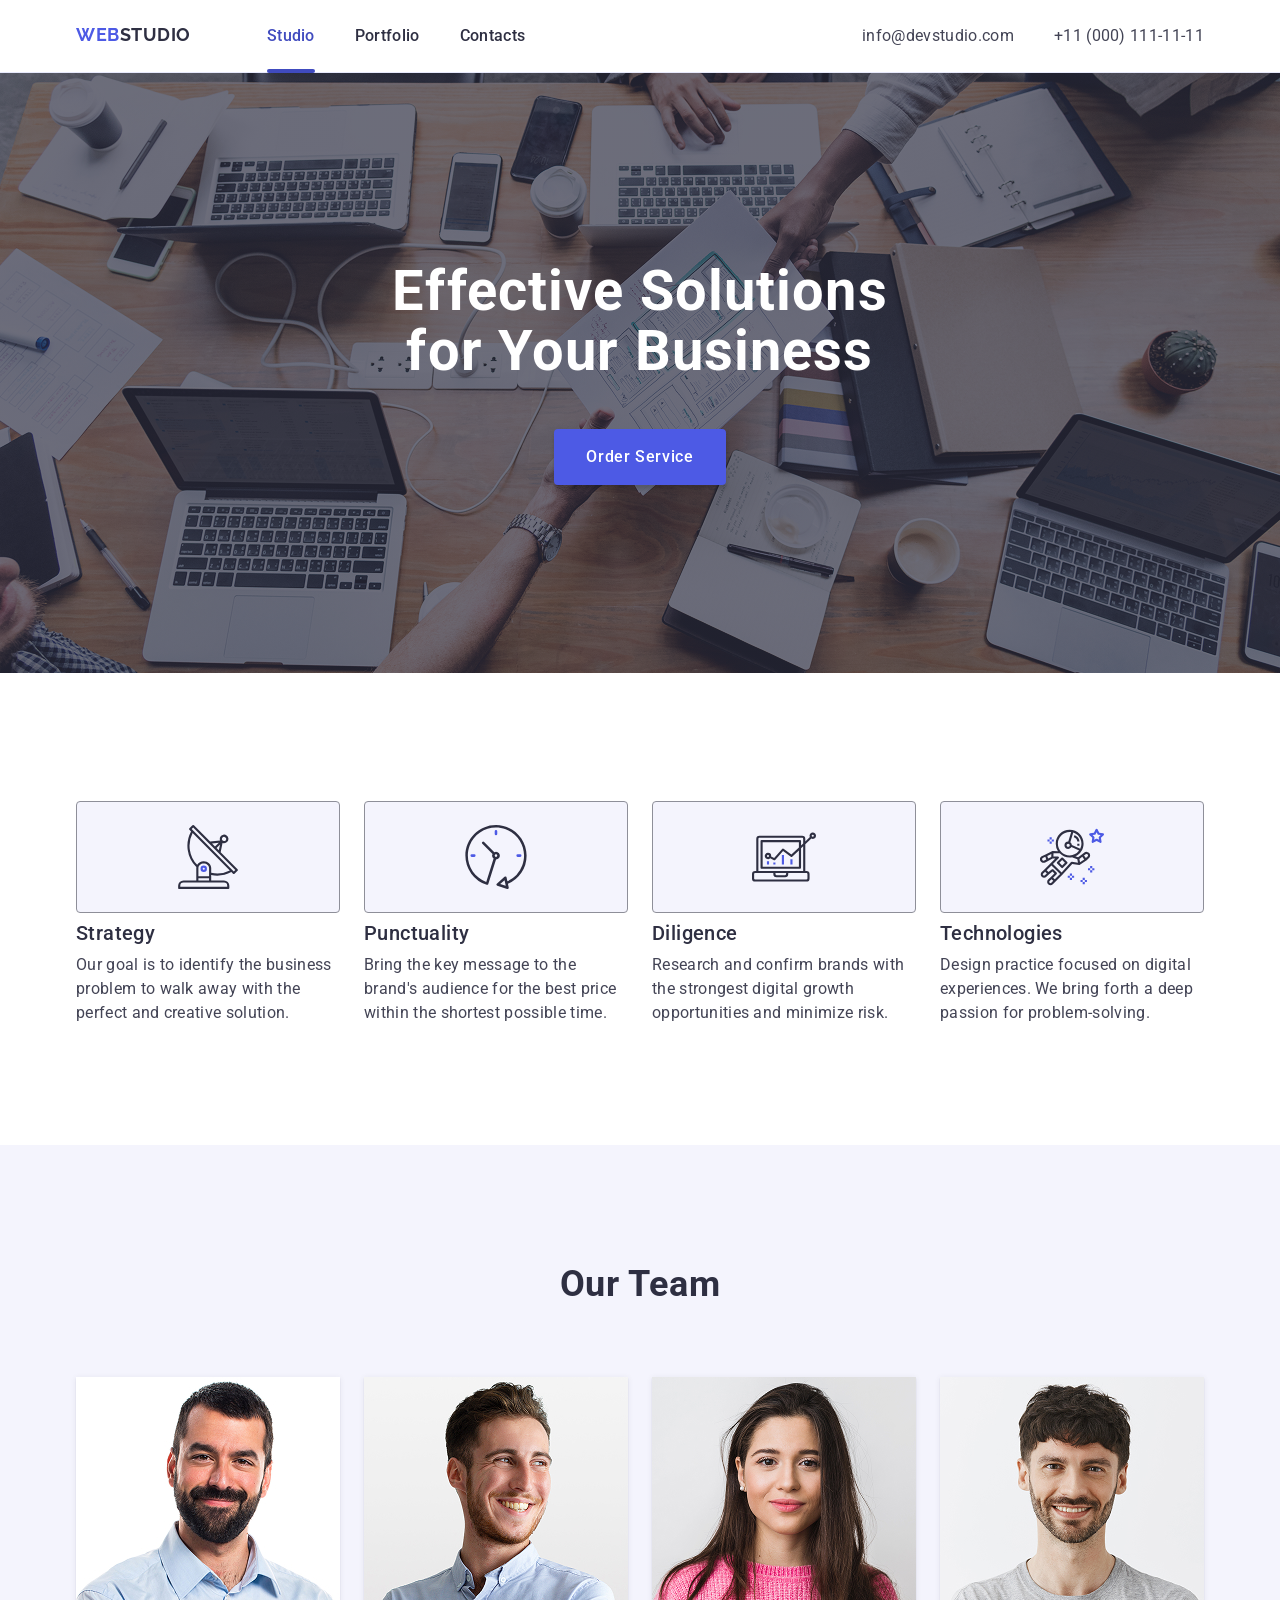
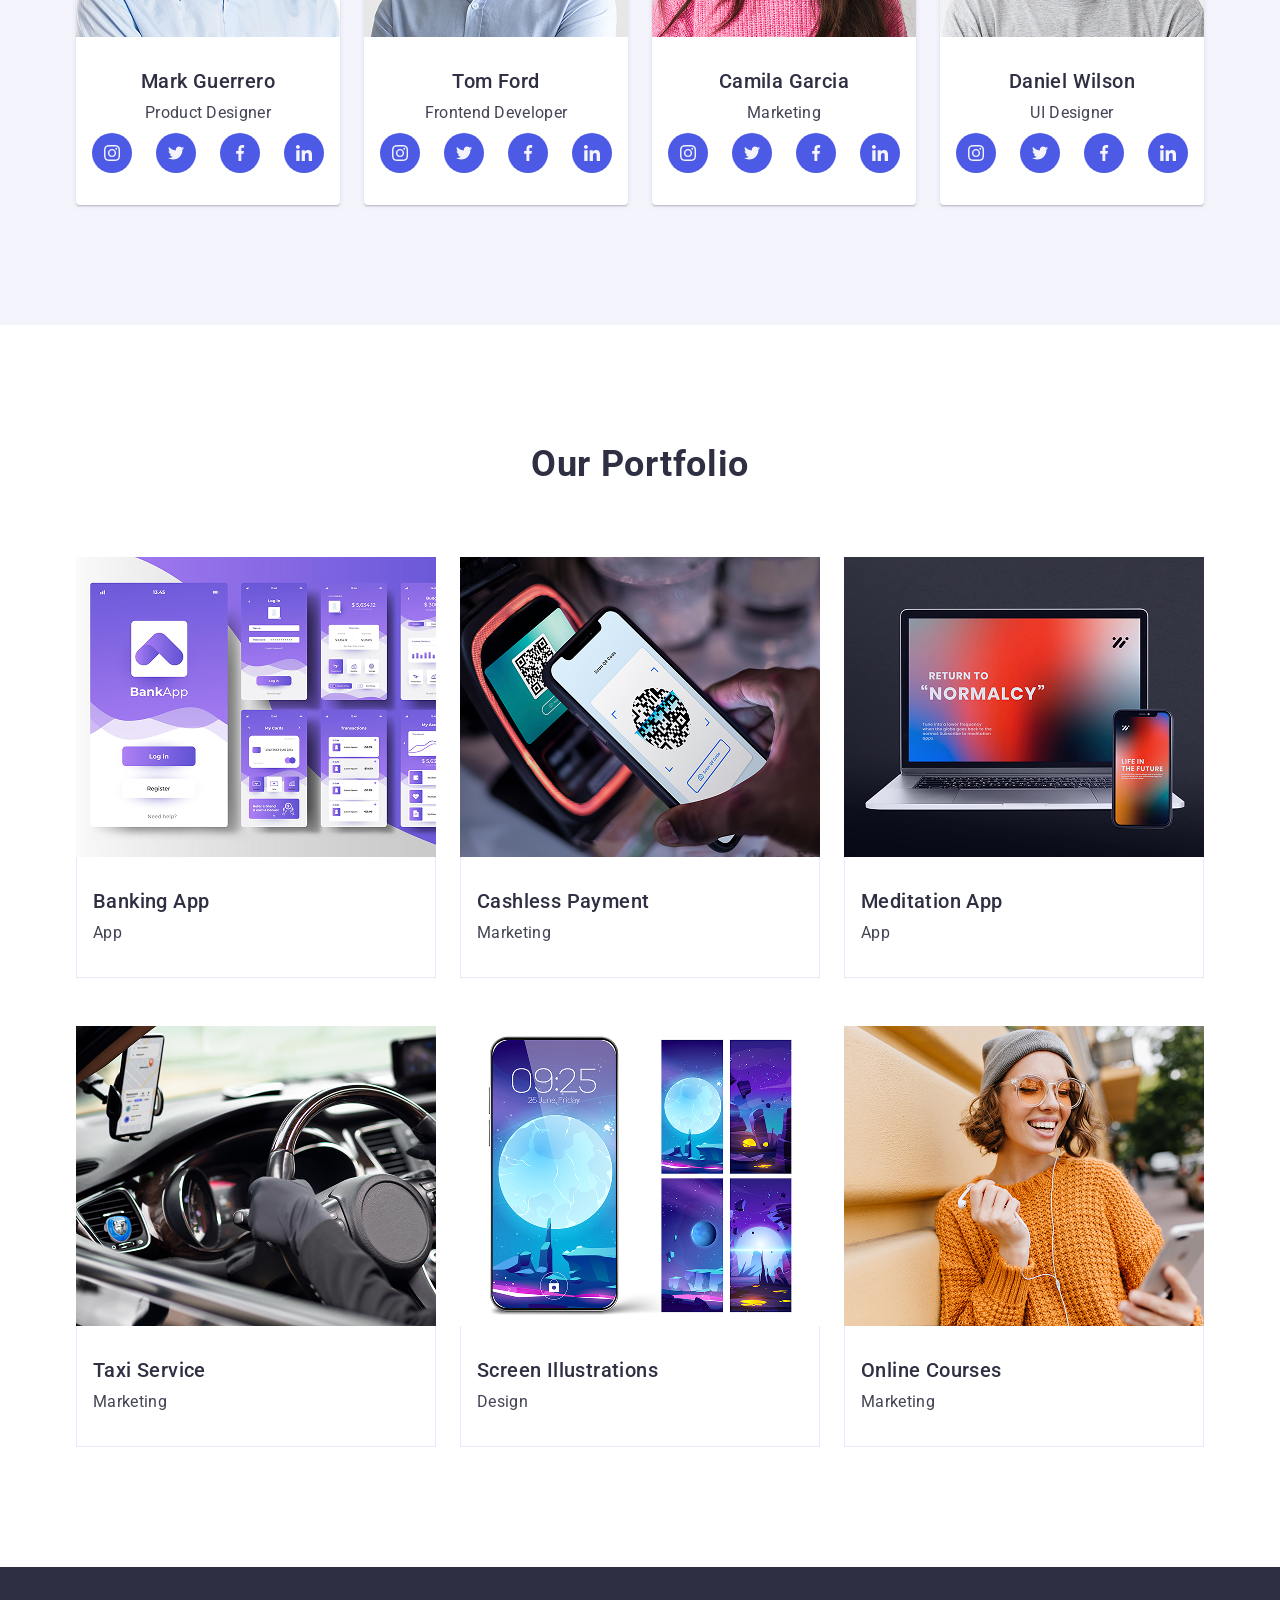
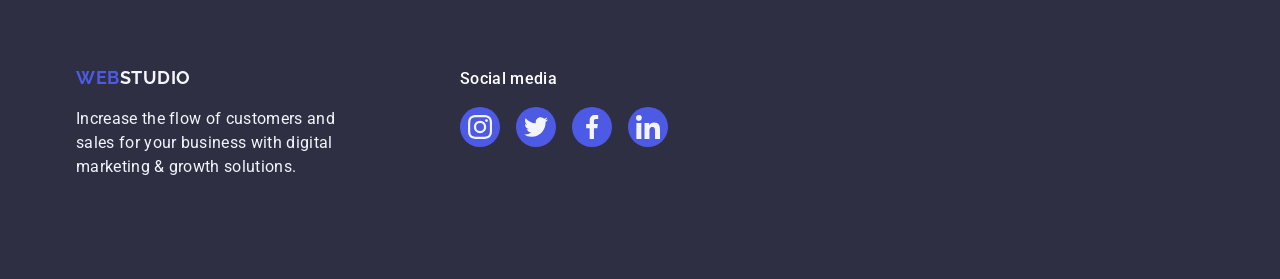
<file: index.html>
<!doctype html>
<html lang="en">
  <head>
    <meta charset="UTF-8" />
    <meta name="viewport" content="width=device-width, initial-scale=1.0" />
    
    <link rel="preconnect" href="https://fonts.googleapis.com" />
    <link rel="preconnect" href="https://fonts.gstatic.com" crossorigin />
    <link
      href="https://fonts.googleapis.com/css2?family=Raleway:ital,wght@0,100..900;1,100..900&family=Roboto:ital,wght@0,100..900;1,100..900&display=swap"
      rel="stylesheet"/>
    <link
      rel="stylesheet"
      href="https://cdnjs.cloudflare.com/ajax/libs/modern-normalize/3.0.1/modern-normalize.min.css"
      integrity="sha512-q6WgHqiHlKyOqslT/lgBgodhd03Wp4BEqKeW6nNtlOY4quzyG3VoQKFrieaCeSnuVseNKRGpGeDU3qPmabCANg=="
      crossorigin="anonymous"
      referrerpolicy="no-referrer"/>

    <link rel="stylesheet" href="./css/styles.css" />
    <title>Web Studio</title>
  </head>

  <body>
    <header class="header">
      <div class="header-container container">
        <nav class="navigate">
          <a href="./index.html" class="logo header-container-link"><span class="log-web">Web</span>Studio</a>

          <ul class="nav-ul">
            <li><a href="./index.html" class="nav-link header-container-link current" >Studio</a></li>
            <li><a href="./index.html" class="nav-link header-container-link">Portfolio</a></li>
            <li><a href="./index.html" class="nav-link header-container-link">Contacts</a></li>
          </ul>
        </nav>
        <address class="contact">
          <ul class="contact-list">
            <li class="secondary-text">
              <a href="mailto:info@devstudio.com" class="contact-send header-container-link">info@devstudio.com</a>
            </li>
            <li class="secondary-text">
              <a href="tel:+110001111111" class="contact-send header-container-link">+11 (000) 111-11-11</a>
            </li>
          </ul>
        </address>
      </div>
    </header>
    <main>
      <section class="hero-image section" >        
        <div class="container">
        <div class="box-hero">
          <div class="hero-container">
            <h1 class="hero-image-h1">Effective Solutions for Your Business</h1>
            <button type="button" class="order-button">Order Service</button>
          </div>
          </div>
        </div>
      </section>
      <section class="our-features section">
        <div class="container">
          <h2 class="visually-hidden">Our Features</h2>
          <ul class="our-features-container-ul">
            <li class="our-features-container-ul-li">
              <div class="our-features-icon-div">
                <svg class="our-features-icon" width="64" height="64">
                  <use href="./images/icons.svg#antenna"></use>
                </svg>
              </div>
              <h3 class="our-features-h3">Strategy</h3>
              <p class="our-features-p">
                Our goal is to identify the business problem to walk away with
                the perfect and creative solution.
              </p>
            </li>
            <li class="our-features-container-ul-li">
              <div class="our-features-icon-div">
                <svg class="our-features-icon" width="64" height="64">
                  <use href="./images/icons.svg#clock"></use>
                </svg>
              </div>
              <h3 class="our-features-h3">Punctuality</h3>
              <p class="our-features-p">
                Bring the key message to the brand's audience for the best price
                within the shortest possible time.
              </p>
            </li>
            <li class="our-features-container-ul-li">
              <div class="our-features-icon-div">
                <svg class="our-features-icon" width="64" height="64">
                  <use href="./images/icons.svg#diagram"></use>
                </svg>
              </div>
              <h3 class="our-features-h3">Diligence</h3>
              <p class="our-features-p">
                Research and confirm brands with the strongest digital growth
                opportunities and minimize risk.
              </p>
            </li>
            <li class="our-features-container-ul-li">
              <div class="our-features-icon-div">
                <svg class="our-features-icon" width="64" height="64">
                  <use href="./images/icons.svg#astronaut"></use>
                </svg>
              </div>
              <h3 class="our-features-h3">Technologies</h3>
              <p class="our-features-p">
                Design practice focused on digital experiences. We bring forth a
                deep passion for problem-solving.
              </p>
            </li>
          </ul>
        </div>
      </section>
      <section class="our-team section">
  <div class="container">
    <h2 class="our-team-h2">Our Team</h2>
    
    <ul class="our-team-list">

      <!-- 1. Mark Guerrero -->
      <li class="our-team-li">
        <img class="our-team-li-img" 
             src="./images/img-3.jpg" 
             alt="Mark Guerrero photo" />
        <div class="card-content">
          <h3 class="our-team-h3">Mark Guerrero</h3>
          <p class="our-team-p">Product Designer</p>
          <ul class="linked-icons-ul">
            <li class="our-team-icons-li">
              <a href="https://www.instagram.com/" class="linked-icon-bg" target="_blank">
                <svg class="linked-icon-svg" width="16" height="16">
                  <use href="./images/icons.svg#instagram"></use>
                </svg>
              </a>
            </li>
            <li class="our-team-icons-li">
              <a href="https://twitter.com/" class="linked-icon-bg" target="_blank">
                <svg class="linked-icon-svg" width="16" height="16">
                  <use href="./images/icons.svg#twitter"></use>
                </svg>
              </a>
            </li>
            <li class="our-team-icons-li">
              <a href="https://www.facebook.com/" class="linked-icon-bg" target="_blank">
                <svg class="linked-icon-svg" width="16" height="16">
                  <use href="./images/icons.svg#facebook"></use>
                </svg>
              </a>
            </li>
            <li class="our-team-icons-li">
              <a href="https://www.linkedin.com/" class="linked-icon-bg" target="_blank">
                <svg class="linked-icon-svg" width="16" height="16">
                  <use href="./images/icons.svg#linkedin"></use>
                </svg>
              </a>
            </li>
          </ul>
        </div>
      </li>

      <!-- 2. Tom Ford -->
      <li class="our-team-li">
        <img class="our-team-li-img" 
             src="./images/img-2.jpg" 
             alt="Tom Ford photo" />
        <div class="card-content">
          <h3 class="our-team-h3">Tom Ford</h3>
          <p class="our-team-p">Frontend Developer</p>
          <ul class="linked-icons-ul">
            <li class="our-team-icons-li">
              <a href="https://www.instagram.com/" class="linked-icon-bg" target="_blank">
                <svg class="linked-icon-svg" width="16" height="16">
                  <use href="./images/icons.svg#instagram"></use>
                </svg>
              </a>
            </li>
            <li class="our-team-icons-li">
              <a href="https://twitter.com/" class="linked-icon-bg" target="_blank">
                <svg class="linked-icon-svg" width="16" height="16">
                  <use href="./images/icons.svg#twitter"></use>
                </svg>
              </a>
            </li>
            <li class="our-team-icons-li">
              <a href="https://www.facebook.com/" class="linked-icon-bg" target="_blank">
                <svg class="linked-icon-svg" width="16" height="16">
                  <use href="./images/icons.svg#facebook"></use>
                </svg>
              </a>
            </li>
            <li class="our-team-icons-li">
              <a href="https://www.linkedin.com/" class="linked-icon-bg" target="_blank">
                <svg class="linked-icon-svg" width="16" height="16">
                  <use href="./images/icons.svg#linkedin"></use>
                </svg>
              </a>
            </li>
          </ul>
        </div>
      </li>

      <!-- 3. Camila Garcia -->
      <li class="our-team-li">
        <img class="our-team-li-img" 
             src="./images/img-1.jpg" 
             alt="Camila Garcia photo" />
        <div class="card-content">
          <h3 class="our-team-h3">Camila Garcia</h3>
          <p class="our-team-p">Marketing</p>
          <ul class="linked-icons-ul">
            <li class="our-team-icons-li">
              <a href="https://www.instagram.com/" class="linked-icon-bg" target="_blank">
                <svg class="linked-icon-svg" width="16" height="16">
                  <use href="./images/icons.svg#instagram"></use>
                </svg>
              </a>
            </li>
            <li class="our-team-icons-li">
              <a href="https://twitter.com/" class="linked-icon-bg" target="_blank">
                <svg class="linked-icon-svg" width="16" height="16">
                  <use href="./images/icons.svg#twitter"></use>
                </svg>
              </a>
            </li>
            <li class="our-team-icons-li">
              <a href="https://www.facebook.com/" class="linked-icon-bg" target="_blank">
                <svg class="linked-icon-svg" width="16" height="16">
                  <use href="./images/icons.svg#facebook"></use>
                </svg>
              </a>
            </li>
            <li class="our-team-icons-li">
              <a href="https://www.linkedin.com/" class="linked-icon-bg" target="_blank">
                <svg class="linked-icon-svg" width="16" height="16">
                  <use href="./images/icons.svg#linkedin"></use>
                </svg>
              </a>
            </li>
          </ul>
        </div>
      </li>

      <!-- 4. Daniel Wilson -->
      <li class="our-team-li">
        <img class="our-team-li-img" 
             src="./images/img.jpg" 
             alt="Daniel Wilson photo" />
        <div class="card-content">
          <h3 class="our-team-h3">Daniel Wilson</h3>
          <p class="our-team-p">UI Designer</p>
          <ul class="linked-icons-ul">
            <li class="our-team-icons-li">
              <a href="https://www.instagram.com/" class="linked-icon-bg" target="_blank">
                <svg class="linked-icon-svg" width="16" height="16">
                  <use href="./images/icons.svg#instagram"></use>
                </svg>
              </a>
            </li>
            <li class="our-team-icons-li">
              <a href="https://twitter.com/" class="linked-icon-bg" target="_blank">
                <svg class="linked-icon-svg" width="16" height="16">
                  <use href="./images/icons.svg#twitter"></use>
                </svg>
              </a>
            </li>
            <li class="our-team-icons-li">
              <a href="https://www.facebook.com/" class="linked-icon-bg" target="_blank">
                <svg class="linked-icon-svg" width="16" height="16">
                  <use href="./images/icons.svg#facebook"></use>
                </svg>
              </a>
            </li>
            <li class="our-team-icons-li">
              <a href="https://www.linkedin.com/" class="linked-icon-bg" target="_blank">
                <svg class="linked-icon-svg" width="16" height="16">
                  <use href="./images/icons.svg#linkedin"></use>
                </svg>
              </a>
            </li>
          </ul>
        </div>
      </li>

    </ul>
  </div>
</section>
      <section class="our-portfolio section">
        <div class="container">
          <h2 class="our-portfolio-h2">Our Portfolio</h2>
          <ul class="our-portfolio-container-ul">
            <li class="our-portfolio-container-ul-li">
              <div class="our-portfolio-container-li-div">
                <div class="our-portfolio-container-img-div">
                  <img src="images/pf-1.jpg" alt="Banking App" />
                  <p class="our-portfolio-img-div-p">
                    14 Stylish and User-Friendly App Design Concepts · Task
                    Manager App · Calorie Tracker App · Exotic Fruit Ecommerce
                    App · Cloud Storage App
                  </p>
                </div>
                <div class="our-portfolio-card">
                  <h3 class="our-portfolio-h3">Banking App</h3>
                  <p class="our-portfolio-p">App</p>
                </div>
              </div>
            </li>
            <li class="our-portfolio-container-ul-li">
              <div class="our-portfolio-container-li-div">
                <div class="our-portfolio-container-img-div">
                  <img src="images/pf-2.jpg" alt="Cashless Payment" />
                  <p class="our-portfolio-img-div-p">
                    14 Stylish and User-Friendly App Design Concepts · Task
                    Manager App · Calorie Tracker App · Exotic Fruit Ecommerce
                    App · Cloud Storage App
                  </p>
                </div>

                <div class="our-portfolio-card">
                  <h3 class="our-portfolio-h3">Cashless Payment</h3>
                  <p class="our-portfolio-p">Marketing</p>
                </div>
              </div>
            </li>
            <li class="our-portfolio-container-ul-li">
              <div class="our-portfolio-container-li-div">
                <div class="our-portfolio-container-img-div">
                  <img src="images/pf-3.jpg" alt="Meditation App" />
                  <p class="our-portfolio-img-div-p">
                    14 Stylish and User-Friendly App Design Concepts · Task
                    Manager App · Calorie Tracker App · Exotic Fruit Ecommerce
                    App · Cloud Storage App
                  </p>
                </div>

                <div class="our-portfolio-card">
                  <h3 class="our-portfolio-h3">Meditation App</h3>
                  <p class="our-portfolio-p">App</p>
                </div>
              </div>
            </li>
            <li class="our-portfolio-container-ul-li">
              <div class="our-portfolio-container-li-div">
                <div class="our-portfolio-container-img-div">
                  <img src="images/pf-4.jpg" alt="Taxi Service" />
                  <p class="our-portfolio-img-div-p">
                    14 Stylish and User-Friendly App Design Concepts · Task
                    Manager App · Calorie Tracker App · Exotic Fruit Ecommerce
                    App · Cloud Storage App
                  </p>
                </div>

                <div class="our-portfolio-card">
                  <h3 class="our-portfolio-h3">Taxi Service</h3>
                  <p class="our-portfolio-p">Marketing</p>
                </div>
              </div>
            </li>
            <li class="our-portfolio-container-ul-li">
              <div class="our-portfolio-container-li-div">
                <div class="our-portfolio-container-img-div">
                  <img
                    src="images/pf-5.jpg"
                    alt="Screen Illustrations"
                  />
                  <p class="our-portfolio-img-div-p">
                    14 Stylish and User-Friendly App Design Concepts · Task
                    Manager App · Calorie Tracker App · Exotic Fruit Ecommerce
                    App · Cloud Storage App
                  </p>
                </div>

                <div class="our-portfolio-card">
                  <h3 class="our-portfolio-h3">Screen Illustrations</h3>
                  <p class="our-portfolio-p">Design</p>
                </div>
              </div>
            </li>
            <li class="our-portfolio-container-ul-li">
              <div class="our-portfolio-container-li-div">
                <div class="our-portfolio-container-img-div">
                  <img src="images/pf-6.jpg" alt="Online Courses" />
                  <p class="our-portfolio-img-div-p">
                    14 Stylish and User-Friendly App Design Concepts · Task
                    Manager App · Calorie Tracker App · Exotic Fruit Ecommerce
                    App · Cloud Storage App
                  </p>
                </div>

                <div class="our-portfolio-card">
                  <h3 class="our-portfolio-h3">Online Courses</h3>
                  <p class="our-portfolio-p">Marketing</p>
                </div>
              </div>
            </li>
          </ul>
        </div>
      </section>
    </main>
     <footer class="footer">
      <div class="container container-footer">
        <div class="container-footer-text">
          <a class="footer-a logo" href="./index.html"><span class="log-web">Web</span>Studio</a>
          <p class="footer-p">
            Increase the flow of customers and sales for your business with
            digital marketing & growth solutions.
          </p>
        </div>
        <div class="container-footer-social-div">
          <p class="footer-social-p">Social media</p>
          <ul class="linked-icons-ul footer-linked-icons-ul">
            <li class="linked-icons-li">
              <a
                href="https://www.instagram.com/"
                class="linked-icon-bg footer-icon-bg"
                target="_blank"
              >
                <svg class="linked-icon-svg" width="24" height="24">
                  <use href="./images/icons.svg#instagram"></use>
                </svg>
              </a>
            </li>
            <li class="linked-icons-li">
              <a
                href="https://twitter.com/"
                class="linked-icon-bg footer-icon-bg"
                target="_blank"
              >
                <svg class="linked-icon-svg" width="24" height="24">
                  <use href="./images/icons.svg#twitter"></use>
                </svg>
              </a>
            </li>
            <li class="linked-icons-li">
              <a
                href="https://www.facebook.com/"
                class="linked-icon-bg footer-icon-bg"
                target="_blank"
              >
                <svg class="linked-icon-svg" width="24" height="24">
                  <use href="./images/icons.svg#facebook"></use>
                </svg>
              </a>
            </li>
            <li class="linked-icons-li">
              <a
                href="https://www.linkedin.com/"
                class="linked-icon-bg footer-icon-bg"
                target="_blank"
              >
                <svg class="linked-icon-svg" width="24" height="24">
                  <use href="./images/icons.svg#linkedin"></use>
                </svg>
              </a>
            </li>
          </ul>
        </div>
      </div>
    </footer>
  </body>
</html>
</file>
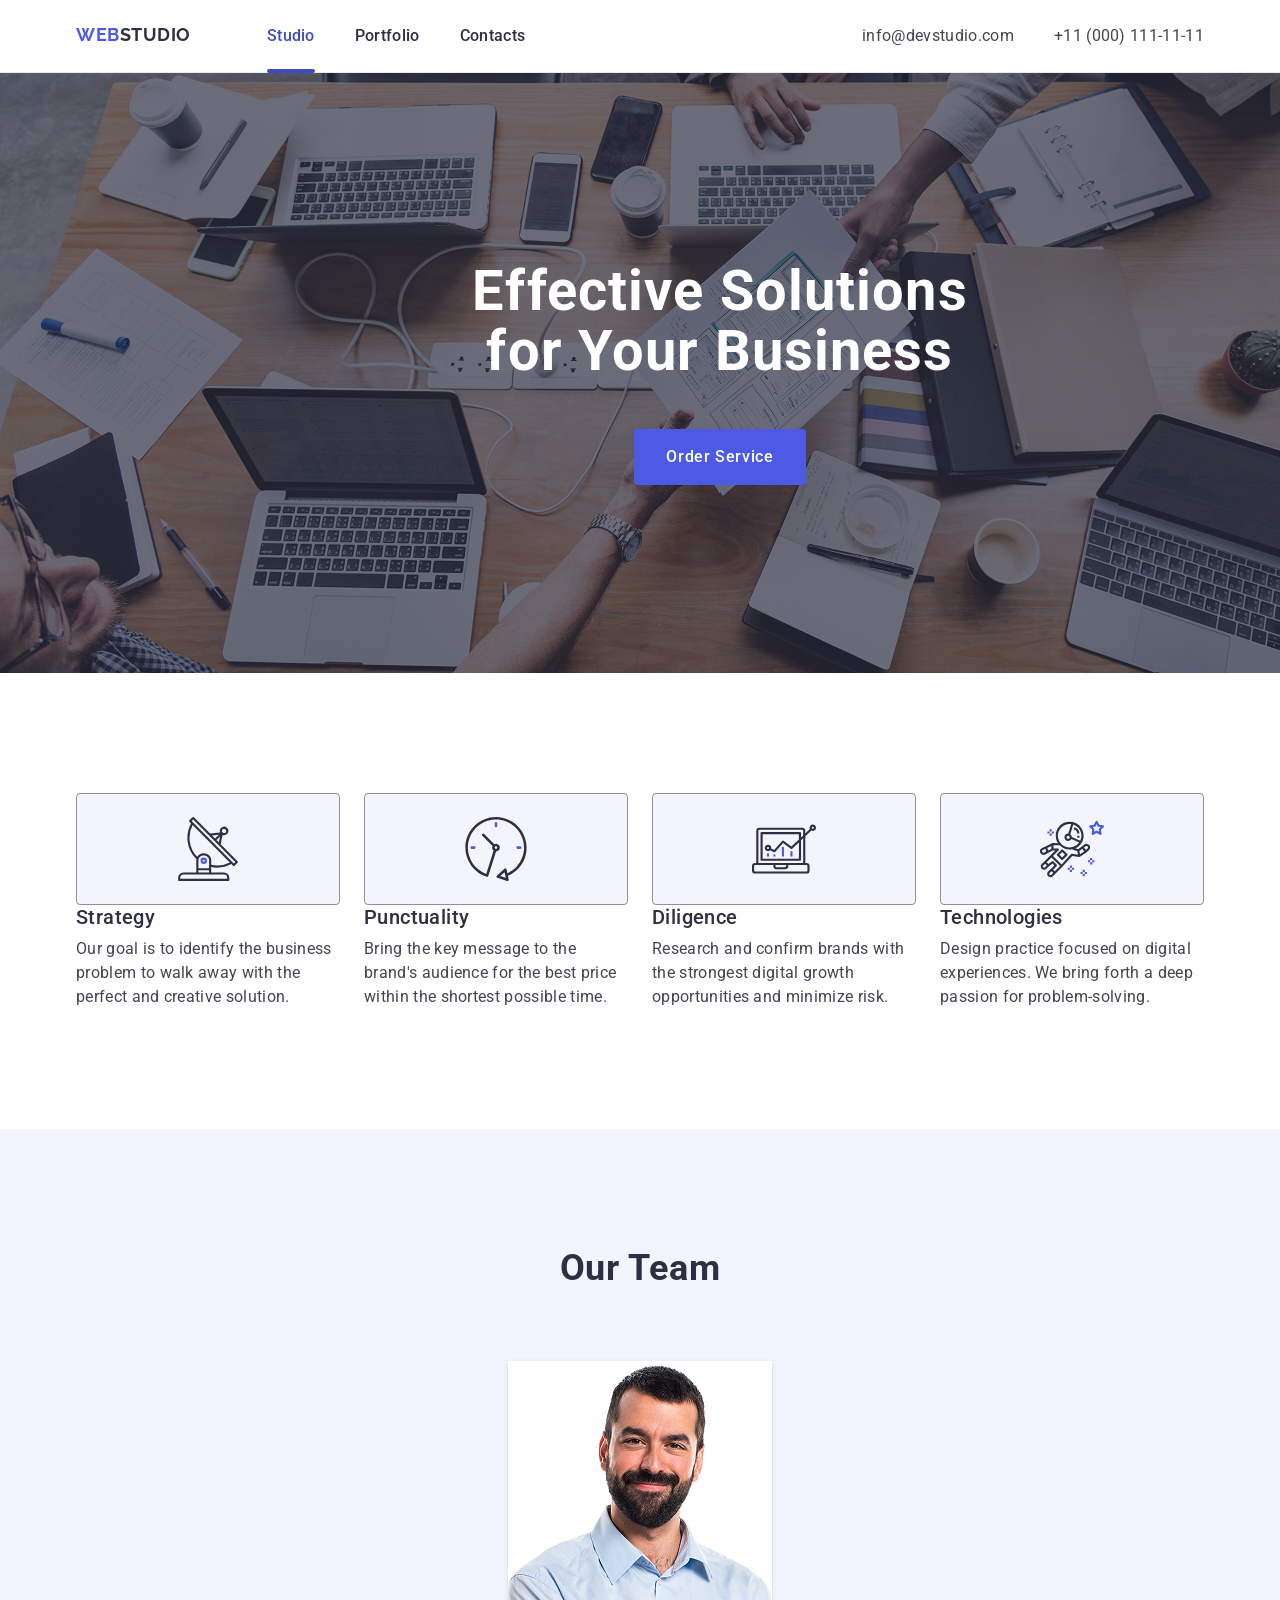
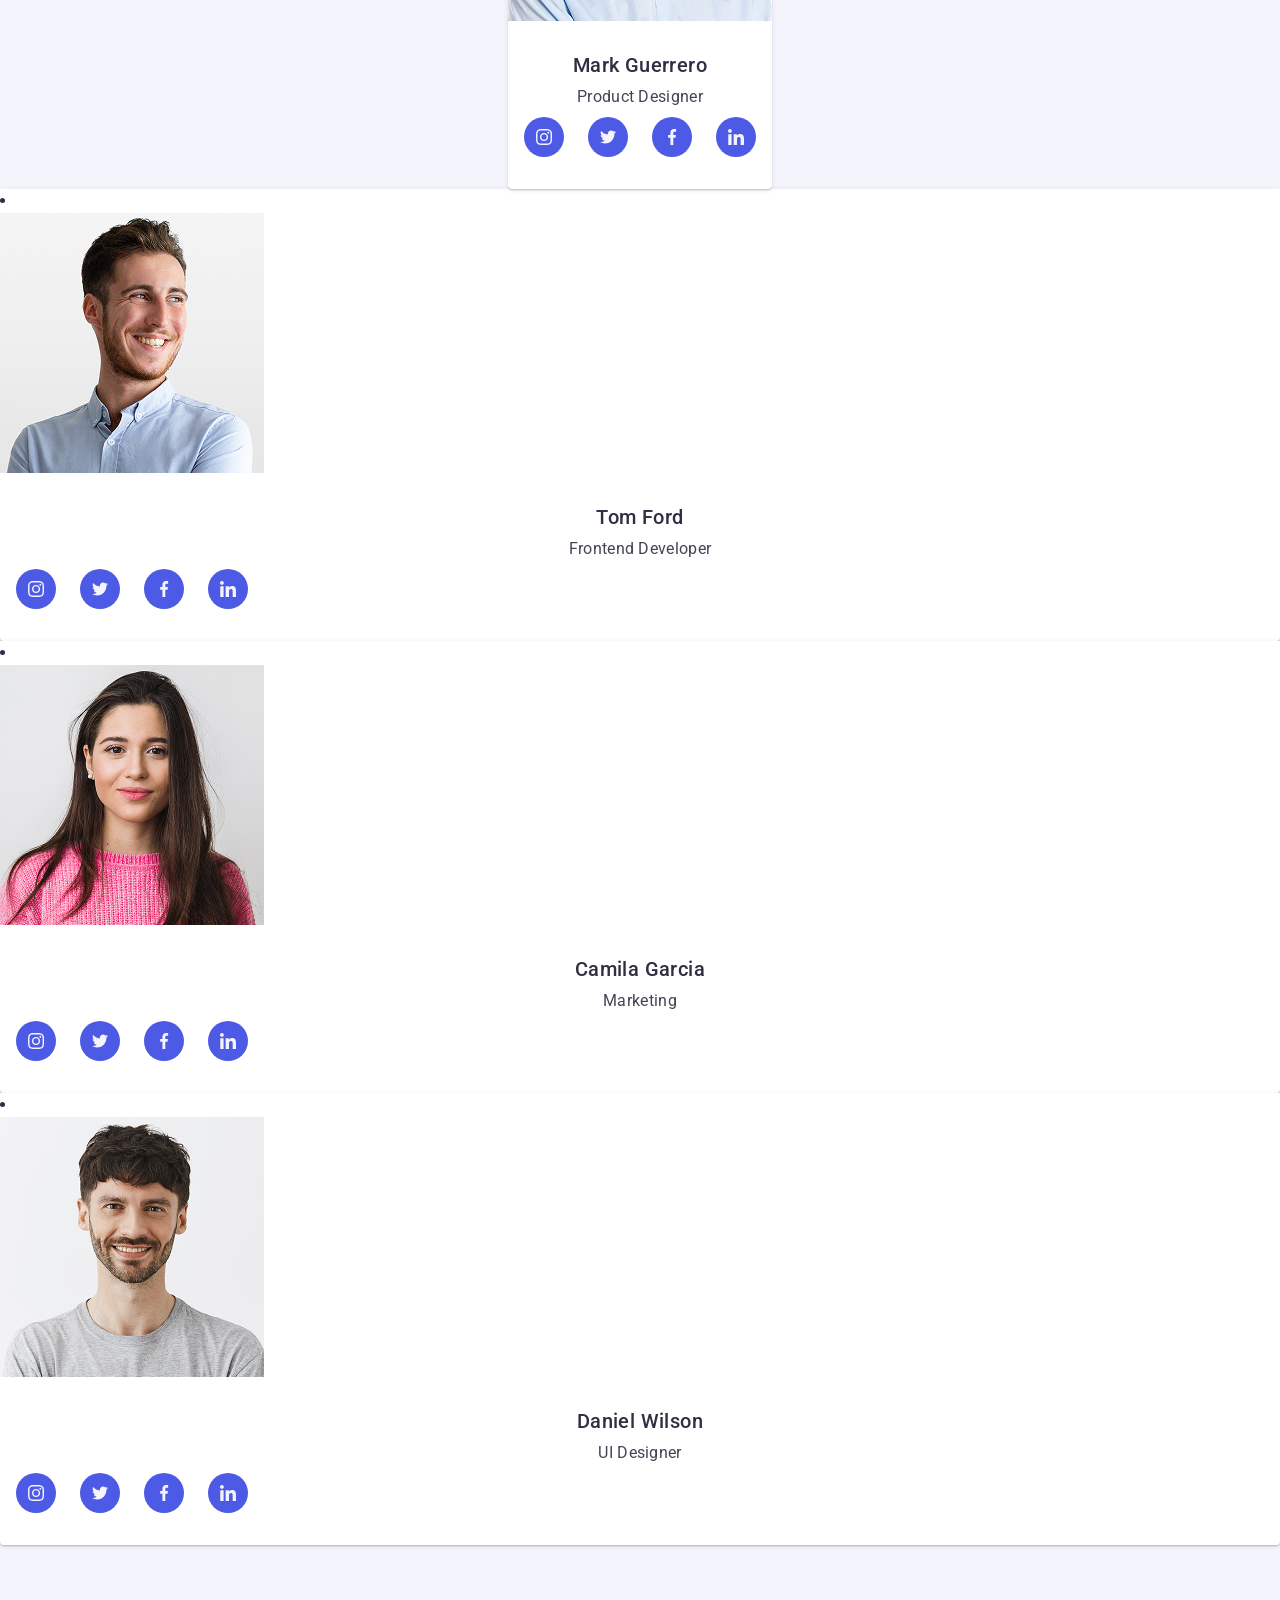
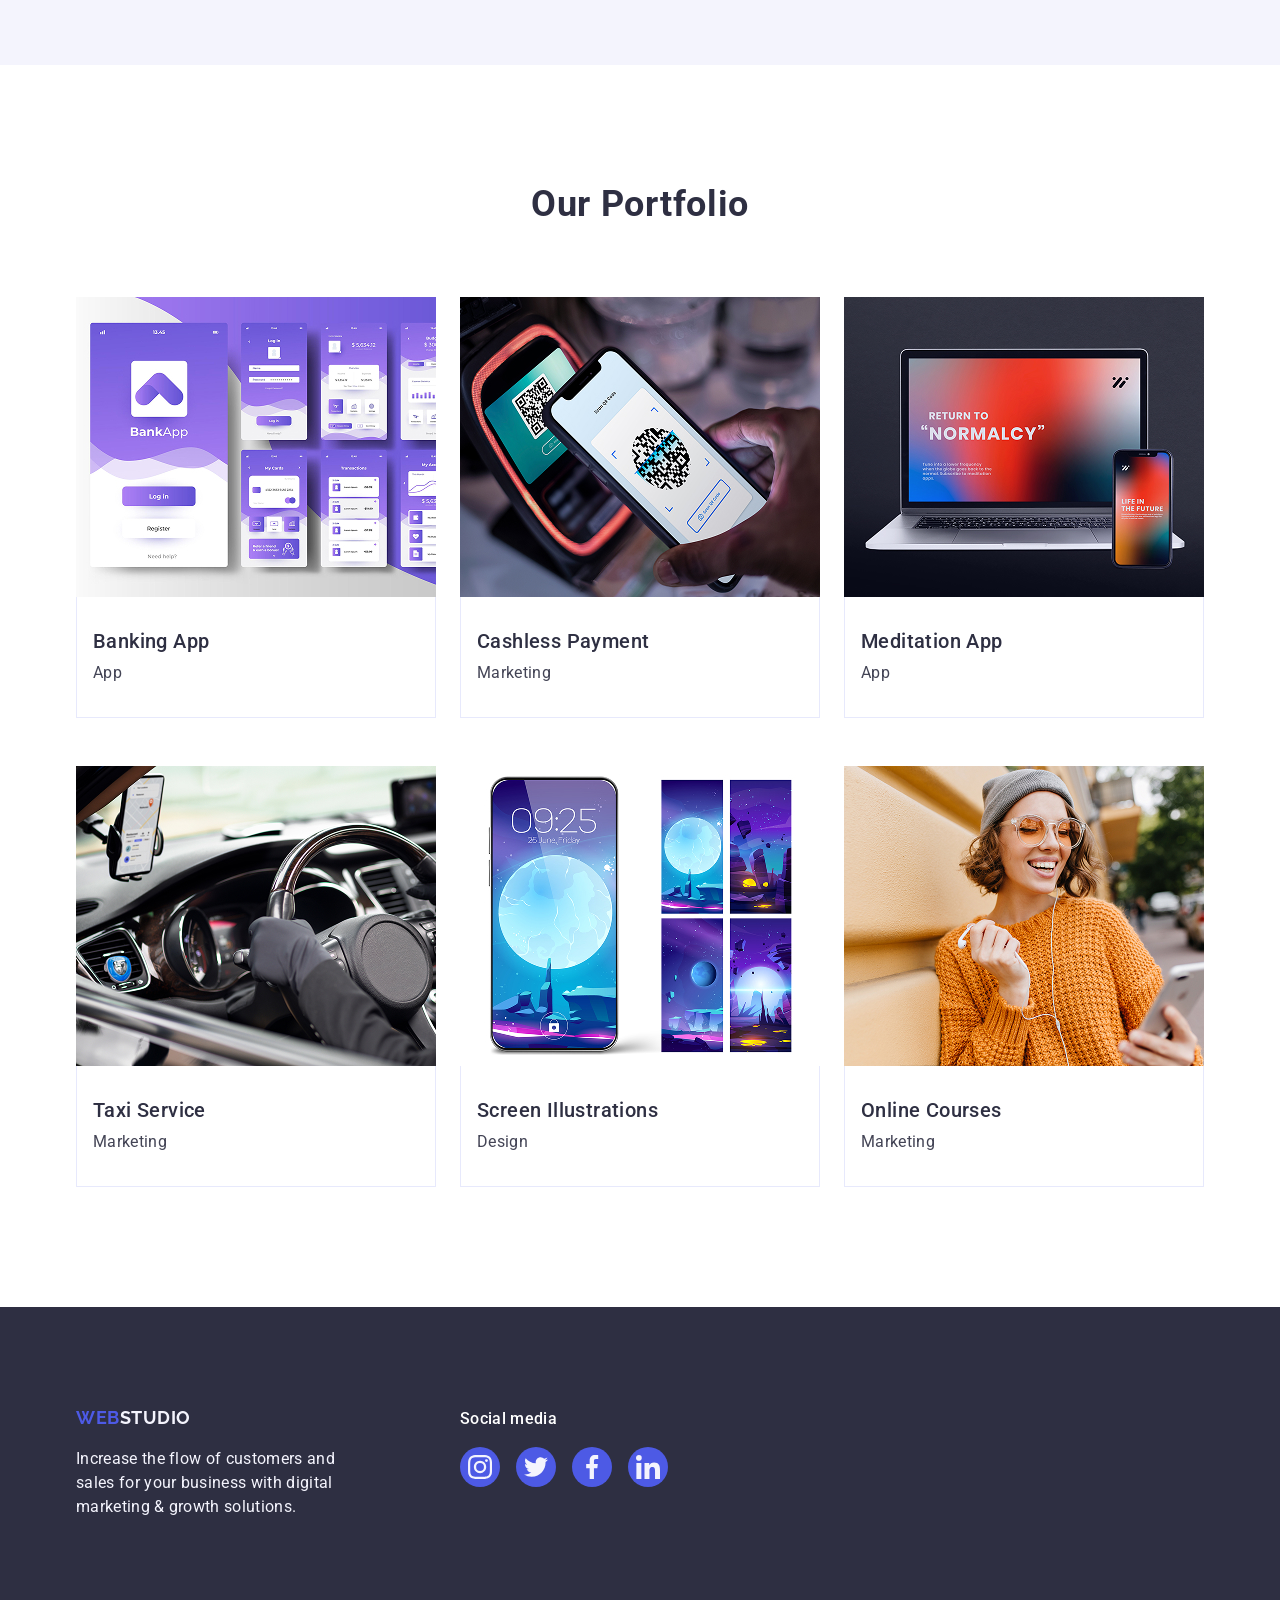
<file: goit-markup-hw-04/index.html>
<!doctype html>
<html lang="en">
  <head>
    <meta charset="UTF-8" />
    <meta name="viewport" content="width=device-width, initial-scale=1.0" />
    
    <link rel="./index.html" href="https://fonts.googleapis.com" />
    <link rel="./index.html" href="https://fonts.gstatic.com" crossorigin />
    <link
      href="https://fonts.googleapis.com/css2?family=Raleway:ital,wght@0,100..900;1,100..900&family=Roboto:ital,wght@0,100..900;1,100..900&display=swap"
      rel="stylesheet"/>
    <link
      rel="stylesheet"
      href="https://cdnjs.cloudflare.com/ajax/libs/modern-normalize/3.0.1/modern-normalize.min.css"
      integrity="sha512-q6WgHqiHlKyOqslT/lgBgodhd03Wp4BEqKeW6nNtlOY4quzyG3VoQKFrieaCeSnuVseNKRGpGeDU3qPmabCANg=="
      crossorigin="anonymous"
      referrerpolicy="no-referrer"/>

    <link rel="stylesheet" href="./css/styles.css" />
    <title>Web Studio</title>
  </head>

  <body>
    <header class="header">
      <div class="header-container container">
        <nav class="navigate">
          <a href="./index.html" class="logo header-container-link"><span class="logo-web">Web</span>Studio</a>

          <ul class="nav-ul">
            <li><a href="./index.html" class="nav-link header-container-link current">Studio</a></li>
            <li><a href="./index.html" class="nav-link header-container-link">Portfolio</a></li>
            <li><a href="./index.html" class="nav-link header-container-link">Contacts</a></li>
          </ul>
        </nav>
        <address class="contact">
          <ul class="contact-list">
            <li class="secondary-text">
              <a href="mailto:info@devstudio.com" class="contact-send header-container-link">info@devstudio.com</a>
            </li>
            <li class="secondary-text">
              <a href="tel:+110001111111" class="contact-send header-container-link">+11 (000) 111-11-11</a>
            </li>
          </ul>
        </address>
      </div>
    </header>
    <main>
      <section class="hero-image section" >        
        <div class="container">
        <div class="box-hero">
          <div class="hero-container">
            <h1 class="hero-image-h1">Effective Solutions for Your Business</h1>
            <button type="button" class="order-button">Order Service</button>
          </div>
          </div>
        </div>
      </section>
      <section class="our-features section">
        <div class="container">
          <h2 class="visually-hidden">Our Features</h2>
          <ul class="our-features-container-ul">
            <li class="our-features-container-ul-li">

              <div class="our-features-icon-div">
                <svg class="our-features-icon" width="64" height="64">
                  <use href="./images/icons.svg#antenna"></use>
                </svg>
              </div>
              <h3 class="our-features-h3">Strategy</h3>
              <p class="our-features-p">
                Our goal is to identify the business problem to walk away with
                the perfect and creative solution.
              </p>
            </li>
            <li class="our-features-container-ul-li">
              <div class="our-features-icon-div">
                <svg class="our-features-icon" width="64" height="64">
                  <use href="./images/icons.svg#clock"></use>
                </svg>
              </div>
              <h3 class="our-features-h3">Punctuality</h3>
              <p class="our-features-p">
                Bring the key message to the brand's audience for the best price
                within the shortest possible time.
              </p>
            </li>
            
            <li class="our-features-container-ul-li">
              <div class="our-features-icon-div">
                <svg class="our-features-icon" width="64" height="64">
                  <use href="./images/icons.svg#diagram"></use>
                </svg>
              </div>
              <h3 class="our-features-h3">Diligence</h3>
              <p class="our-features-p">
                Research and confirm brands with the strongest digital growth
                opportunities and minimize risk.
              </p>
            </li>
            
            <li class="our-features-container-ul-li">
              <div class="our-features-icon-div">
                <svg class="our-features-icon" width="64" height="64">
                  <use href="./images/icons.svg#astronaut"></use>
                </svg>
              </div>
              <h3 class="our-features-h3">Technologies</h3>
              <p class="our-features-p">
                Design practice focused on digital experiences. We bring forth a
                deep passion for problem-solving.
              </p>
            </li>
          </ul>
        </div>
      </section>
      <section class="our-team section">
        <div class="container">
          <h2 class="our-team-h2">Our Team</h2>
          <ul class="our-team-list">
            <li class="our-team-li">
              <img class="our-team-li-img"
                src="./images/img-3.jpg"
                alt="Mark Guerrero photo"
              />
              <div class="card-content">
                <h3 class="our-team-h3">Mark Guerrero</h3>
                <p class="our-team-p">Product Designer</p>
                <ul class="linked-icons-ul">
                  <li class="our-team-icons-li">
                    <a
                      href="https://www.instagram.com/"
                      class="linked-icon-bg"
                      target="_blank"
                    >
                      <svg class="linked-icon-svg" width="16" height="16">
                        <use href="./images/icons.svg#instagram"></use>
                      </svg>
                    </a>
                  </li>
                  <li class="our-team-icons-li">
                    <a
                      href="https://twitter.com/"
                      class="linked-icon-bg"
                      target="_blank"
                    >
                      <svg class="linked-icon-svg" width="16" height="16">
                        <use href="./images/icons.svg#twitter"></use>
                      </svg>
                    </a>
                  </li>
                  <li class="our-team-icons-li">
                    <a
                      href="https://www.facebook.com/"
                      class="linked-icon-bg"
                      target="_blank"
                    >
                      <svg class="linked-icon-svg" width="16" height="16">
                        <use href="./images/icons.svg#facebook"></use>
                      </svg>
                    </a>
                  </li>
                  <li class="our-team-icons-li">
                    <a
                      href="https://www.linkedin.com/"
                      class="linked-icon-bg"
                      target="_blank"
                    >
                      <svg class="linked-icon-svg" width="16" height="16">
                        <use href="./images/icons.svg#linkedin"></use>
                      </svg>
                    </a>
                  </li>
                </ul>
              </div>
            </li>
              </div>
            </li>
            <li class="our-team-li">
              <img class="our-team-li-img"
                src="./images/img-2.jpg"
                alt="Tom Ford photo"/>

              <div class="card-content">
                <h3 class="our-team-h3">Tom Ford</h3>
                <p class="our-team-p">Frontend Developer</p>
                <ul class="linked-icons-ul">
                  <li class="our-team-icons-li">
                    <a
                      href="https://www.instagram.com/"
                      class="linked-icon-bg"
                      target="_blank"
                    >
                      <svg class="linked-icon-svg" width="16" height="16">
                        <use href="./images/icons.svg#instagram"></use>
                      </svg>
                    </a>
                  </li>
                  <li class="our-team-icons-li">
                    <a
                      href="https://twitter.com/"
                      class="linked-icon-bg"
                      target="_blank"
                    >
                      <svg class="linked-icon-svg" width="16" height="16">
                        <use href="./images/icons.svg#twitter"></use>
                      </svg>
                    </a>
                  </li>
                  <li class="our-team-icons-li">
                    <a
                      href="https://www.facebook.com/"
                      class="linked-icon-bg"
                      target="_blank"
                    >
                      <svg class="linked-icon-svg" width="16" height="16">
                        <use href="./images/icons.svg#facebook"></use>
                      </svg>
                    </a>
                  </li>
                  <li class="our-team-icons-li">
                    <a
                      href="https://www.linkedin.com/"
                      class="linked-icon-bg"
                      target="_blank"
                    >
                      <svg class="linked-icon-svg" width="16" height="16">
                        <use href="./images/icons.svg#linkedin"></use>
                      </svg>
                    </a>
                  </li>
                </ul>
              </div>
            </li> 
            </li>
            
            </li>
            <li class="our-team-li">
              <img class="our-team-li-img"
                src="./images/img-1.jpg"
                alt="Camila Garcia photo"
                
              />
              <div class="card-content">
                <h3 class="our-team-h3">Camila Garcia</h3>
                <p class="our-team-p">Marketing</p>
                <ul class="linked-icons-ul">
                  <li class="our-team-icons-li">
                    <a
                      href="https://www.instagram.com/"
                      class="linked-icon-bg"
                      target="_blank"
                    >
                      <svg class="linked-icon-svg" width="16" height="16">
                        <use href="./images/icons.svg#instagram"></use>
                      </svg>
                    </a>
                  </li>
                  <li class="our-team-icons-li">
                    <a
                      href="https://twitter.com/"
                      class="linked-icon-bg"
                      target="_blank"
                    >
                      <svg class="linked-icon-svg" width="16" height="16">
                        <use href="./images/icons.svg#twitter"></use>
                      </svg>
                    </a>
                  </li>
                  <li class="our-team-icons-li">
                    <a
                      href="https://www.facebook.com/"
                      class="linked-icon-bg"
                      target="_blank"
                    >
                      <svg class="linked-icon-svg" width="16" height="16">
                        <use href="./images/icons.svg#facebook"></use>
                      </svg>
                    </a>
                  </li>
                  <li class="our-team-icons-li">
                    <a
                      href="https://www.linkedin.com/"
                      class="linked-icon-bg"
                      target="_blank"
                    >
                      <svg class="linked-icon-svg" width="16" height="16">
                        <use href="./images/icons.svg#linkedin"></use>
                      </svg>
                    </a>
                  </li>
                </ul>
              </div>
            </li>
          
              </div>
            </li>
            <li class="our-team-li">
              <img class="our-team-li-img"
                src="./images/img.jpg"
                alt="Daniel Wilson photo"
              />
              <div class="card-content">
                <h3 class="our-team-h3">Daniel Wilson</h3>
                <p class="our-team-p">UI Designer</p>
                <ul class="linked-icons-ul">
                  <li class="our-team-icons-li">
                    <a
                      href="https://www.instagram.com/"
                      class="linked-icon-bg"
                      target="_blank"
                    >
                      <svg class="linked-icon-svg" width="16" height="16">
                        <use href="./images/icons.svg#instagram"></use>
                      </svg>
                    </a>
                  </li>
                  <li class="our-team-icons-li">
                    <a
                      href="https://twitter.com/"
                      class="linked-icon-bg"
                      target="_blank"
                    >
                      <svg class="linked-icon-svg" width="16" height="16">
                        <use href="./images/icons.svg#twitter"></use>
                      </svg>
                    </a>
                  </li>
                  <li class="our-team-icons-li">
                    <a
                      href="https://www.facebook.com/"
                      class="linked-icon-bg"
                      target="_blank"
                    >
                      <svg class="linked-icon-svg" width="16" height="16">
                        <use href="./images/icons.svg#facebook"></use>
                      </svg>
                    </a>
                  </li>
                  <li class="our-team-icons-li">
                    <a
                      href="https://www.linkedin.com/"
                      class="linked-icon-bg"
                      target="_blank"
                    >
                      <svg class="linked-icon-svg" width="16" height="16">
                        <use href="./images/icons.svg#linkedin"></use>
                      </svg>
                    </a>
                  </li>
                </ul>

              </div>
            </li>
          </ul>
        </div>
      </section>
     <section class="our-portfolio section">
        <div class="container">
          <h2 class="our-portfolio-h2">Our Portfolio</h2>
          <ul class="our-portfolio-container-ul">
            <li class="our-portfolio-container-ul-li">
              <div class="our-portfolio-container-li-div">
                <div class="our-portfolio-container-img-div">
                  <img src="./images/pf-1.jpg" alt="Banking App" />
                  <p class="our-portfolio-img-div-p">
                    14 Stylish and User-Friendly App Design Concepts · Task
                    Manager App · Calorie Tracker App · Exotic Fruit Ecommerce
                    App · Cloud Storage App
                  </p>
                </div>
                <div class="our-portfolio-card">
                  <h3 class="our-portfolio-h3">Banking App</h3>
                  <p class="our-portfolio-p">App</p>
                </div>
              </div>
            </li>
            <li class="our-portfolio-container-ul-li">
              <div class="our-portfolio-container-li-div">
                <div class="our-portfolio-container-img-div">
                  <img src="./images/pf-2.jpg" alt="Cashless Payment" />
                  <p class="our-portfolio-img-div-p">
                    14 Stylish and User-Friendly App Design Concepts · Task
                    Manager App · Calorie Tracker App · Exotic Fruit Ecommerce
                    App · Cloud Storage App
                  </p>
                </div>

                <div class="our-portfolio-card">
                  <h3 class="our-portfolio-h3">Cashless Payment</h3>
                  <p class="our-portfolio-p">Marketing</p>
                </div>
              </div>
            </li>
            <li class="our-portfolio-container-ul-li">
              <div class="our-portfolio-container-li-div">
                <div class="our-portfolio-container-img-div">
                  <img src="./images/pf-3.jpg" alt="Meditation App" />
                  <p class="our-portfolio-img-div-p">
                    14 Stylish and User-Friendly App Design Concepts · Task
                    Manager App · Calorie Tracker App · Exotic Fruit Ecommerce
                    App · Cloud Storage App
                  </p>
                </div>

                <div class="our-portfolio-card">
                  <h3 class="our-portfolio-h3">Meditation App</h3>
                  <p class="our-portfolio-p">App</p>
                </div>
              </div>
            </li>
            <li class="our-portfolio-container-ul-li">
              <div class="our-portfolio-container-li-div">
                <div class="our-portfolio-container-img-div">
                  <img src="./images/pf-4.jpg" alt="Taxi Service" />
                  <p class="our-portfolio-img-div-p">
                    14 Stylish and User-Friendly App Design Concepts · Task
                    Manager App · Calorie Tracker App · Exotic Fruit Ecommerce
                    App · Cloud Storage App
                  </p>
                </div>

                <div class="our-portfolio-card">
                  <h3 class="our-portfolio-h3">Taxi Service</h3>
                  <p class="our-portfolio-p">Marketing</p>
                </div>
              </div>
            </li>
            <li class="our-portfolio-container-ul-li">
              <div class="our-portfolio-container-li-div">
                <div class="our-portfolio-container-img-div">
                  <img
                    src="./images/pf-5.jpg"
                    alt="Screen Illustrations"/>
                  <p class="our-portfolio-img-div-p">
                    14 Stylish and User-Friendly App Design Concepts · Task
                    Manager App · Calorie Tracker App · Exotic Fruit Ecommerce
                    App · Cloud Storage App
                  </p>
                </div>

                <div class="our-portfolio-card">
                  <h3 class="our-portfolio-h3">Screen Illustrations</h3>
                  <p class="our-portfolio-p">Design</p>
                </div>
              </div>
            </li>
            <li class="our-portfolio-container-ul-li">
              <div class="our-portfolio-container-li-div">
                <div class="our-portfolio-container-img-div">
                  <img src="./images/pf-6.jpg" alt="Online Courses" />
                  <p class="our-portfolio-img-div-p">
                    14 Stylish and User-Friendly App Design Concepts · Task
                    Manager App · Calorie Tracker App · Exotic Fruit Ecommerce
                    App · Cloud Storage App
                  </p>
                </div>

                <div class="our-portfolio-card">
                  <h3 class="our-portfolio-h3">Online Courses</h3>
                  <p class="our-portfolio-p">Marketing</p>
                </div>
              </div>
            </li>
          </ul>
        </div>
      </section>
    </main>
     <footer class="footer">
      <div class="container container-footer">
        <div class="container-footer-text">
          <a class="footer-logo" href="./index.html"
            ><span class="logo-web">Web</span>Studio</a
          >
          <p class="footer-p">
            Increase the flow of customers and sales for your business with
            digital marketing & growth solutions.
          </p>
        </div>
        <div class="container-footer-social-div">
          <p class="footer-social-p">Social media</p>
          <ul class="linked-icons-ul footer-linked-icons-ul">
            <li class="linked-icons-li">
              <a
                href="https://www.instagram.com/"
                class="linked-icon-bg footer-icon-bg"
                target="_blank"
              >
                <svg class="linked-icon-svg" width="24" height="24">
                  <use href="./images/icons.svg#instagram"></use>
                </svg>
              </a>
            </li>
            <li class="linked-icons-li">
              <a
             href="https://twitter.com/"
                class="linked-icon-bg footer-icon-bg"
                target="_blank"
              >
                <svg class="linked-icon-svg" width="24" height="24">
                  <use href="./images/icons.svg#twitter"></use>
                </svg>
              </a>
            </li>
            <li class="linked-icons-li">
              <a
                href="https://www.facebook.com/"
                class="linked-icon-bg footer-icon-bg"
                target="_blank"
              >
                <svg class="linked-icon-svg" width="24" height="24">
                  <use href="./images/icons.svg#facebook"></use>
                </svg>
              </a>
            </li>
            <li class="linked-icons-li">
              <a
                href="https://www.linkedin.com/"
                class="linked-icon-bg footer-icon-bg"
                target="_blank"
              >
                <svg class="linked-icon-svg" width="24" height="24">
                  <use href="./images/icons.svg#linkedin"></use>
                </svg>
              </a>
            </li>
          </ul>
        </div>
      </div>
    </footer>
  </body>
</html>
</file>
<file: css/styles.css>
body {
    font-family: "Roboto", sans-serif;
    font-size: 16px;
    line-height: 1.5;
    letter-spacing: 0.02em;
    font-weight: 400;
    background-color: #fff;
    color: #2E2F42;
}

.logo {
    font-family: "Raleway", sans-serif;
    text-transform: uppercase;
    font-weight: 700;
    font-size: 18px;
    line-height: 1.1666;
    letter-spacing: 0.03em;
    color: #2E2F42;
}
/*.       */

a {
    text-decoration: none;
}

ul, ol {
    margin-top: 0;
    margin-bottom: 0;
    padding-left: 0;
    list-style-type: none;
}

h1, h2, h3, h4, h5, h6, p {
    margin-top: 0;
    margin-bottom: 0;
}

img {
    display: block;
    max-width: 100%;
}

.container {
    max-width: 1158px;
    padding-inline: 15px;
    margin-left: 0;
    margin-right: 0;
    margin: 0 auto;
}

.section {
    padding: 120px 0;
     padding-inline: 0;
}

.header {
    border-bottom: 1px solid #e7e9fc;
    box-shadow: 0 1px 6px 0 rgba(46, 47, 66, 0.08), 0 1px 1px 0 rgba(46, 47, 66, 0.16), 0 2px 1px 0 rgba(46, 47, 66, 0.08);
}

.header-container {
    display: flex;
    justify-content: space-between;
    align-items: center;
    
}

.header-container-link {
    display: inline-block;
    padding-block: 24px;
}




.log-web {
    color: #4D5AE5;
}

.navigate {
    display: flex;
    gap: 76px;
}

.nav-link {
   position: relative;
    font-weight: 500;
    font-size: 16px;
    line-height: 1.5;
    letter-spacing: 0.02em;
    color: #2E2F42;
     display: inline-block;
    transition: color 250ms cubic-bezier(0.4, 0, 0.2, 1);
    
    
}
/*
.nav-link.current::after {
    position: relative; 

}*/
/*
.header-container-link {
position: relative;
transition: color 250ms cubic-bezier(0.4, 0, 0.2, 1);
color: #404bbf;

}

.header-container-link::after {
    content: '';
    width: 100%;
    height: 4px;
    border-radius: 2px;
    background-color: #404bbf;
    position: absolute;
    left: 0;
    bottom: -1px;
}
*/
.nav-link::after{
    content: '';
    position: absolute;
    left: 0;
    bottom: -1px;
    width: 100%;
    height: 4px;
    border-radius: 2px;
    background-color: #404bbf;
    opacity: 0;
    transition: opacity 250ms cubic-bezier(0.4, 0, 0.2, 1);
}
.nav-link:active {
    color: #4D5AE5;
}


/*.nav-link:hover::after,
.nav-link:focus::after,*/
.current::after
{
    opacity: 1;
} 

.nav-ul {
    display: flex;
    gap: 40px;
}

.nav-link:hover, 
.nav-link:focus,
.nav-link.current {
    color: #404bbf;
}

.nav-link:active {
    color: #4D5AE5;
}

.contact {
    font-style: normal;
    
}

.contact-list {
    display: flex;
    gap: 40px;
    
}

.contact-send {
    color: #434455;
    font-size: 16px;
    line-height: 1.5;
    letter-spacing: 0.02em;
    display: inline-block;
    transition: color 250ms cubic-bezier(0.4, 0, 0.2, 1);
}

 
.contact-send:focus, 
.contact-send:hover
{
    color: #404BBF;
    
}

.hero-image {
background-color: #2E2F42;
    padding-block: 188px;
    overflow: hidden;
    background-image: linear-gradient(to bottom, rgba(46, 47, 66, 0.7), rgba(46, 47, 66, 0.7)), url(../images/hero-img.jpg);
    background-repeat: no-repeat;
    background-size: cover;
    background-position: center;
    max-width: 1440px;
    margin: 0 auto;   
    
} 


/*
.box-hero::before{
    content: '';
    position: relative;
    inset: 0;
    background: #D9D9D9;
    z-index: 1;
    background-size: cover;
    width: 1440px;
    height: 600px;
    

    
      
} */

.hero-container {
    margin: 0 auto;
    max-width: 496px;
    text-align: center;
}

.hero-image-h1 {
    color: white;
    text-align: center;
    font-size: 56px;
    line-height: 1.0714;
    letter-spacing: 0.02em;
}

.order-button {
    background-color: #4D5AE5;
    box-shadow: 0 4px 4px 0 rgba(0, 0, 0, 0.15);
    cursor: pointer;
    line-height: 1.5;
    font-size: 16px;
    color: white;
    letter-spacing: 0.04em;
    font-weight: 500;
    margin-top: 48px;
    padding: 16px 32px;
    border-radius: 4px;
    border: none;
    transition: background-color 250ms cubic-bezier(0.4, 0, 0.2, 1);

}

.order-button:hover, .order-button:focus {
    background-color: #404BBF;
}

.visually-hidden {
    position: absolute;
    width: 1px;
    height: 1px;
    margin: -1px;
    border: 0;
    padding: 0;
    white-space: nowrap;
    clip-path: inset(100%);
    clip: rect(0 0 0 0);
    overflow: hidden;
}

.our-features-container-ul {
    display: flex;
    gap: 24px;
    justify-content: center;
}

.our-features-container-ul-li {
    flex-basis: calc((100% - 3 * 24px) / 4);
    
}

.our-features-icon-div {
    border: 1px solid #8e8f99;
    border-radius: 4px;
    height: 112px;
    background: #f4f4fd;
    display: flex;
    justify-content: center;
    align-items: center;
    
}

.linked-icons-ul {
    display: flex;
    gap: 24px;
    margin-top: 8px;
}

.our-features-h3 {
    font-weight: 500;
    font-size: 20px;
    line-height: 1.2;
    
}

.our-features-p {
    font-size: 16px;
    line-height: 1.5;
    color: #434455;
    
}

.our-features-h3,
.our-features-p,
.our-features-icon-div {
margin-top: 8px;
letter-spacing: 0.02em;


    
}

.our-team {
    background-color: #F4F4FD;
}

.our-team-list {
    display: flex;
    justify-content: center;
    gap: 24px;
    margin-top: 72px;
}

.our-team-h2 {
    font-size: 36px;
    line-height: 1.11;
    text-align: center;
    letter-spacing: 0.02em;
}

.our-team-li {
    background-color: white;
    border-radius: 0 0 4px 4px;
    padding-inline: 0px;
    flex-basis: calc((100% - 3 * 24px) / 4);
    box-shadow: 0 2px 1px 0 rgba(46, 47, 66, 0.08), 0 1px 1px 0 rgba(46, 47, 66, 0.16), 0 1px 6px 0 rgba(46, 47, 66, 0.08);
}

.our-team-icons-div {
    display: flex;
    gap: 24px;
    margin-top: 16px;
}

.linked-icon-bg {
    width: 40px;
    height: 40px;
    background-color: #4d5ae5;
    border-radius: 50%;
    display: flex;
    justify-content: center;
    align-items: center;
    transition: background-color 250ms cubic-bezier(0.4, 0, 0.2, 1);
}

.linked-icon-svg {
    fill: #f4f4fd;
}

.linked-icon-bg:hover, .linked-icon-bg:focus {
    background-color: #404bbf;
}


.card-content {
    padding: 32px 16px;
}

.our-team-h3 {
    text-align: center;
    font-weight: 500;
    font-size: 20px;
    line-height: 1.2;
    letter-spacing: 0.02em;
}

.our-team-p {
    font-size: 16px;
    line-height: 1.5;
    text-align: center;
    color: #434455;
    letter-spacing: 0.02em;
    margin-top: 8px;
}

.our-portfolio-container-ul {
    margin-top: 72px;
    display: flex;
    gap: 48px 24px;
    flex-wrap: wrap;
    justify-content: center;
}

.our-portfolio-container-ul-li {
    flex-basis: calc((100% - 48px) / 3);
}

.our-team-li-img {
    width: 264px;
    height: 260px;
} 

.our-portfolio-h2 {
    font-size: 36px;
    line-height: 1.11;
    text-align: center;
    letter-spacing: 0.02em;
}

.our-portfolio-h3 {
    font-weight: 500;
    font-size: 20px;
    line-height: 1.2;
    letter-spacing: 0.02em;
}

.our-portfolio-p {
    color: #434455;
    font-size: 16px;
    line-height: 1.5;
    letter-spacing: 0.02em;
    margin-top: 8px;
}



.our-portfolio-card {
    padding: 32px 16px;
    border-bottom: 1px solid #E7E9FC;
    border-left: 1px solid #E7E9FC;
    border-right: 1px solid #E7E9FC;
}

.our-portfolio-container-li-div {
    transition: box-shadow 250ms cubic-bezier(0.4, 0, 0.2, 1);
}

.our-portfolio-container-li-div:hover, .our-portfolio-container-li-div:focus {
    box-shadow: 0 2px 1px 0 rgba(46, 47, 66, 0.08), 0 1px 1px 0 rgba(46, 47, 66, 0.16), 0 1px 6px 0 rgba(46, 47, 66, 0.08);
}



.container-footer-text {
    max-width: 264px;
}


.our-portfolio-container-img-div {
    position: relative;
    overflow: hidden;
}

.our-portfolio-img-div-p {
    font-family: "Roboto", sans-serif;
    font-weight: 400;
    font-size: 16px;
    line-height: 150%;
    letter-spacing: 0.02em;
    color: #f4f4fd;
    position: absolute;
    top: 0;
    left: 0;
    width: 100%;
    height: 100%;
    background-color: #4d5ae5;
    transform: translateY(100%);
    padding: 40px 32px;
    transition: transform 250ms cubic-bezier(0.4, 0, 0.2, 1);
}

.our-portfolio-container-li-div:hover .our-portfolio-img-div-p, .our-portfolio-container-li-div:focus .our-portfolio-img-div-p {
    transform: translateY(0);
}



.footer-a {
    color: #F4F4FD;
}

.footer-p {
    font-size: 16px;
    line-height: 1.5;
    letter-spacing: 0.02em;
    margin-top: 16px;
}

.footer {
    background-color: #2E2F42;
    color: #F4F4FD;
    padding-block: 100px;
}

.footer-linked-icons-ul {
    margin-top: 16px;
    gap: 16px;
}


.footer-icon-bg:hover, .footer-icon-bg:focus {
    background-color: #31d0aa;
}

.container-footer-social-div {
    display: inline-block;
    max-width: 208px;
}

.footer-social-p {
    font-family: "Roboto", sans-serif;
    font-weight: 500;
    font-size: 16px;
    line-height: 150%;
    letter-spacing: 0.02em;
    color: #fff;
}



.footer-icons-div {
    display: flex;
    gap: 16px;
    margin-top: 16px;
}

.container-footer {
    display: flex;
    align-items: baseline;
    gap: 120px;
}

.container-footer-text {
    display: inline-block;
    max-width: 264px;
}

.footer-linked-icons-ul {
    margin-top: 16px;
    gap: 16px;
}
</file>
<file: goit-markup-hw-04/css/styles.css>
body {
    font-family: "Roboto", sans-serif;
    font-size: 16px;
    line-height: 1.5;
    letter-spacing: 0.02em;
    font-weight: 400;
    background-color: #fff;
    color: #2E2F42;
}

.logo {
    font-family: "Raleway", sans-serif;
    text-transform: uppercase;
    font-weight: 700;
    font-size: 18px;
    line-height: 1.1666;
    letter-spacing: 0.03em;
    color: #2E2F42;
}
/*.       */

a {
    text-decoration: none;
}

ul, ol {
    margin-top: 0;
    margin-bottom: 0;
    padding-left: 0;
    list-style-type: none;
}

h1, h2, h3, h4, h5, h6, p {
    margin-top: 0;
    margin-bottom: 0;
}

img {
    display: block;
    max-width: 100%;
}

.container {
    max-width: 1158px;
    padding-inline: 15px;
    margin-left: 0;
    margin-right: 0;
    margin: 0 auto;
}

.section {
    padding: 120px 0;
}

.header {
    border-bottom: 1px solid #e7e9fc;
    box-shadow: 0 1px 6px 0 rgba(46, 47, 66, 0.08), 0 1px 1px 0 rgba(46, 47, 66, 0.16), 0 2px 1px 0 rgba(46, 47, 66, 0.08);
}

.header-container {
    display: flex;
    justify-content: space-between;
    align-items: center;
    
}

.header-container-link {
    display: inline-block;
    padding-block: 24px;
}

.our-features-icon-div {
    border: 1px solid #8e8f99;
    border-radius: 4px;
    height: 112px;
    background: #F4F4FD;
    display: flex;
    justify-content: center;
    align-items: center;
}


  .our-team-icons-div {
    display: flex;
    gap: 24px;
    margin-top: 16px;

  }

.linked-icons-ul {
    display: flex;
    gap: 24px;
    margin-top: 8px;
}

.linked-icon-bg {
    width: 40px;
    height: 40px;
    background-color: #4d5ae5;
    border-radius: 50%;
    display: flex;
    justify-content: center;
    align-items: center;
    transition: background-color 250ms cubic-bezier(0.4, 0, 0.2, 1);
}

.linked-icon-svg {
    fill: #f4f4fd;
}

.linked-icon-bg:hover, .linked-icon-bg:focus {
    background-color: #404bbf;
}

.footer-icon-bg:hover, .footer-icon-bg:focus {
    background-color: #31d0aa;
}  


.logo-web {
    color: #4D5AE5;
}

.navigate {
    display: flex;
    gap: 76px;
}

.nav-link {
    position: relative;
    font-weight: 500;
    font-size: 16px;
    line-height: 1.5;
    letter-spacing: 0.02em;
    color: #2E2F42;
    transition: color 250ms cubic-bezier(0.4, 0, 0.2, 1);
}
/*
.nav-link.current::after {
    position: relative; 

}*/

.nav-link::after{
    content: '';
    position: absolute;
    left: 0;
    bottom: -1px;
    width: 100%;
    height: 4px;
    border-radius: 2px;
    background-color: #404bbf;
    opacity: 0;
    transition: opacity 250ms cubic-bezier(0.4, 0, 0.2, 1);
}

.nav-link:hover::after,
.nav-link:focus::after,
.nav-link.current::after
{
    opacity: 1;
}

.nav-ul {
    display: flex;
    gap: 40px;
}

.nav-link:hover, 
.nav-link:focus,
.nav-link.current {
    color: #404bbf;
}

.nav-link:active {
    color: #4D5AE5;
}

.contact {
    font-style: normal;
    
}

.contact-list {
    display: flex;
    gap: 40px;
    
}

.contact-send {
    color: #434455;
    font-size: 16px;
    line-height: 1.5;
    letter-spacing: 0.02em;
}

 
.contact-send:focus, 
.contact-send:hover
{
    color: #404BBF;
    transition: color 250ms cubic-bezier(0.4, 0, 0.2, 1);
}

.hero-image {
 /*   background-color: #2E2F42; */
    padding-block: 188px;
    background-image: linear-gradient(to bottom, rgba(46, 47, 66, 0.7), rgba(46, 47, 66, 0.7)), url(/goit-markup-hw-04/images/hero-img.jpg);
    background-size: cover;
    position: relative;
    width: 1440px;
    height: 600px;
    margin: auto;
   
   
    
} 


/*
.box-hero::before{
    content: '';
    position: relative;
    inset: 0;
    background: #D9D9D9;
    z-index: 1;
    background-size: cover;
    width: 1440px;
    height: 600px;
    

    
      
} */

.hero-container {
    margin: 0 auto;
    max-width: 496px;
    text-align: center;
}

.hero-image-h1 {
    color: white;
    text-align: center;
    font-size: 56px;
    line-height: 1.0714;
    letter-spacing: 0.02em;
}

.order-button {
    background-color: #4D5AE5;
    cursor: pointer;
    line-height: 1.5;
    font-size: 16px;
    color: white;
    letter-spacing: 0.04em;
    font-weight: 500;
    margin-top: 48px;
    padding: 16px 32px;
    border-radius: 4px;
    border: none;
}

.order-button:hover, .order-button:focus {
    background-color: #404BBF;
}

.visually-hidden {
    position: absolute;
    width: 1px;
    height: 1px;
    margin: -1px;
    border: 0;
    padding: 0;
    white-space: nowrap;
    clip-path: inset(100%);
    clip: rect(0 0 0 0);
    overflow: hidden;
}

.our-features-container-ul {
    display: flex;
    gap: 24px;
    justify-content: center;
}

.our-features-container-ul-li {
    flex-basis: calc((100% - 3 * 24px) / 4);
    
}

.our-features-h3 {
    font-weight: 500;
    font-size: 20px;
    line-height: 1.2;
    letter-spacing: 0.02em;
}

.our-features-p {
    font-size: 16px;
    line-height: 1.5;
    color: #434455;
    letter-spacing: 0.02em;
  margin-top: 8px;
}

.our-team {
    background-color: #F4F4FD;
}

.our-team-list {
    display: flex;
    justify-content: center;
    gap: 24px;
    margin-top: 72px;
}
/* ntcn */
.our-team-h2 {
    font-size: 36px;
    line-height: 1.11;
    text-align: center;
    letter-spacing: 0.02em;
}

.our-team-li {
    background-color: white;
    border-radius: 0 0 4px 4px;
    padding-inline: 0px;
    flex-basis: calc((100% - 3 * 24px) / 4);
    box-shadow: 0 2px 1px 0 rgba(46, 47, 66, 0.08), 0 1px 1px 0 rgba(46, 47, 66, 0.16), 0 1px 6px 0 rgba(46, 47, 66, 0.08);
}

.card-content {
    padding: 32px 16px;
}

.our-team-h3 {
    text-align: center;
    font-weight: 500;
    font-size: 20px;
    line-height: 1.2;
    letter-spacing: 0.02em;
}

.our-team-p {
    font-size: 16px;
    line-height: 1.5;
    text-align: center;
    color: #434455;
    letter-spacing: 0.02em;
    margin-top: 8px;
}

.our-portfolio-container-ul {
    margin-top: 72px;
    display: flex;
    gap: 48px 24px;
    flex-wrap: wrap;
    justify-content: center;
}

.our-portfolio-container-ul-li {
    flex-basis: calc((100% - 48px) / 3);
}

.our-team-li-img {
    width: 264;
    height: 260;
} 

.our-portfolio-h2 {
    font-size: 36px;
    line-height: 1.11;
    text-align: center;
    letter-spacing: 0.02em;
}

.our-portfolio-h3 {
    font-weight: 500;
    font-size: 20px;
    line-height: 1.2;
    letter-spacing: 0.02em;
}

.our-portfolio-p {
    color: #434455;
    font-size: 16px;
    line-height: 1.5;
    letter-spacing: 0.02em;
    margin-top: 8px;
}

.our-portfolio-card {
    padding: 32px 16px;
    border-bottom: 1px solid #E7E9FC;
    border-left: 1px solid #E7E9FC;
    border-right: 1px solid #E7E9FC;
}


.our-portfolio-container-img-div {
    position: relative;
    overflow: hidden;
}

.our-portfolio-img-div-p {
    font-family: "Roboto", sans-serif;
    font-weight: 400;
    font-size: 16px;
    line-height: 150%;
    letter-spacing: 0.02em;
    color: #f4f4fd;
    position: absolute;
    top: 0;
    left: 0;
    width: 100%;
    height: 100%;
    background-color: #4d5ae5;
    transform: translateY(100%);
    padding: 40px 32px;
    transition: transform 250ms cubic-bezier(0.4, 0, 0.2, 1);
}

.our-portfolio-container-li-div:hover .our-portfolio-img-div-p, .our-portfolio-container-li-div:focus .our-portfolio-img-div-p {
    transform: translateY(0);
}


.container-footer {
    display: flex;
    align-items: baseline;
    gap: 120px;
}

.container-footer-text {
    display: inline-block;
    max-width: 264px;
}

.container-footer-social-div {
    display: inline-block;
    max-width: 208px;
}

.footer-social-p {
    font-family: "Roboto", sans-serif;
    font-weight: 500;
    font-size: 16px;
    line-height: 150%;
    letter-spacing: 0.02em;
    color: #fff;
}

.footer-icons-div {
    display: flex;
    gap: 16px;
    margin-top: 16px;
}

.footer-linked-icons-ul {
    margin-top: 16px;
    gap: 16px;
}

.footer-icon-bg:hover, .footer-icon-bg:focus {
    background-color: #31d0aa;
}

.footer-logo {
    font-family: "Raleway", sans-serif;
    text-transform: uppercase;
    font-weight: 700;
    font-size: 18px;
    line-height: 1.1666;
    letter-spacing: 0.03em;
    color: #F4F4FD;
}

.footer-p {
    font-size: 16px;
    line-height: 1.5;
    letter-spacing: 0.02em;
    margin-top: 16px;
}

.footer {
    background-color: #2E2F42;
    color: #F4F4FD;
    padding-block: 100px;
}
</file>
